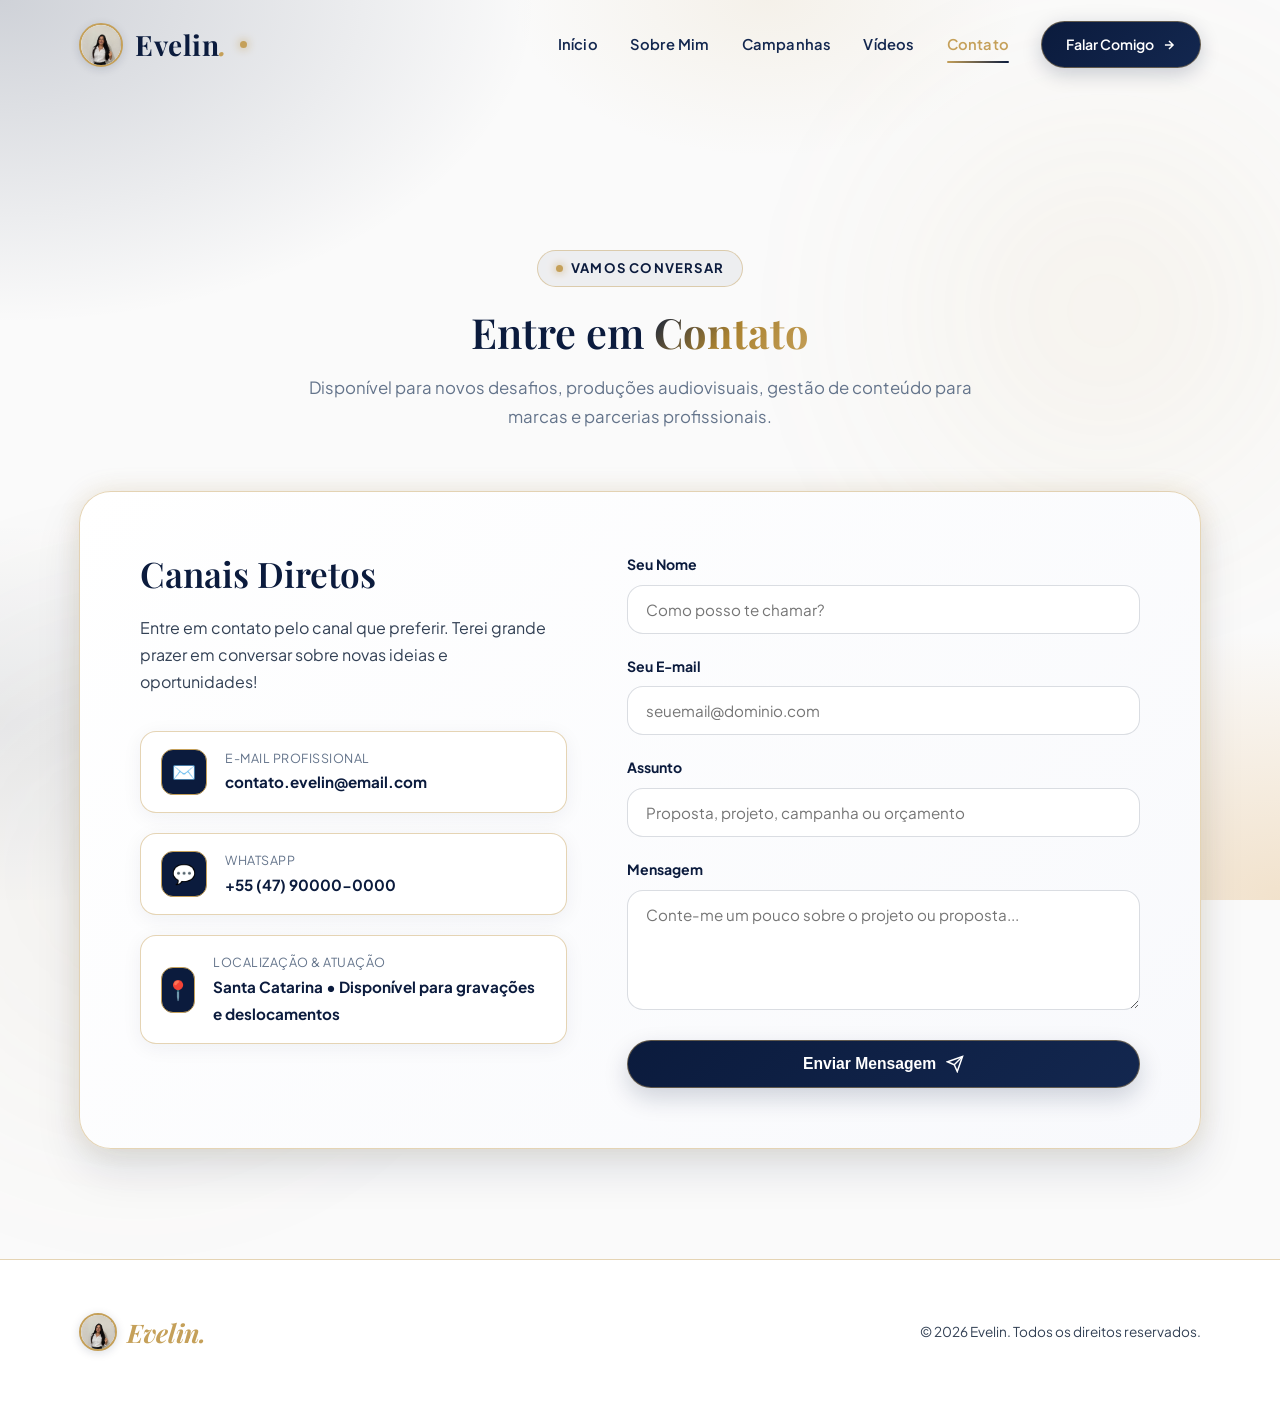
<file: html/html_contato.html>
<!DOCTYPE html>
<html lang="pt-BR">
<head>
  <meta charset="UTF-8">
  <meta name="viewport" content="width=device-width, initial-scale=1.0">
  <meta name="description" content="Contato - Fale com Evelin para propostas, campanhas de marketing, audiovisual e parcerias.">
  <title>Contato | Evelin Portfólio</title>
  
  <link rel="stylesheet" href="../css/css_inicio.css">
  <link rel="icon" href="../img/fotominha_atualizada.png">
</head>
<body>

  <div class="ambient-glow ambient-glow-1"></div>
  <div class="ambient-glow ambient-glow-2"></div>

  <!-- HEADER -->
  <header class="header">
    <div class="container navbar">
      <a href="html_inicio.html" class="logo">
        <div class="logo-img-wrapper">
          <img src="../img/fotominha_atualizada.png" alt="Foto de Evelin" onerror="this.style.display='none'">
        </div>
        <span class="logo-text">Evelin<span class="logo-accent">.</span></span>
        <span class="logo-dot"></span>
      </a>

      <nav class="nav-menu">
        <a href="html_inicio.html" class="nav-link">Início</a>
        <a href="html_sobre.html" class="nav-link">Sobre Mim</a>
        <a href="html_projetos.html" class="nav-link">Campanhas</a>
        <a href="html_projetos.html#videos" class="nav-link">Vídeos</a>
        <a href="html_contato.html" class="nav-link active">Contato</a>
        <a href="html_contato.html" class="nav-btn-contact">
          <span>Falar Comigo</span>
          <svg width="14" height="14" viewBox="0 0 24 24" fill="none" stroke="currentColor" stroke-width="2.5"><path d="M5 12h14M12 5l7 7-7 7"/></svg>
        </a>
      </nav>

      <button class="mobile-toggle" aria-label="Abrir Menu">
        <span></span>
        <span></span>
        <span></span>
      </button>
    </div>
  </header>

  <main style="padding-top: 140px;">
    <section class="section">
      <div class="container">
        <div class="section-header fade-in-scroll">
          <div class="badge-tag">
            <span class="dot"></span>
            <span>Vamos Conversar</span>
          </div>
          <h1 class="section-title">Entre em <span class="text-highlight">Contato</span></h1>
          <p class="section-subtitle">
            Disponível para novos desafios, produções audiovisuais, gestão de conteúdo para marcas e parcerias profissionais.
          </p>
        </div>

        <div class="contact-box fade-in-scroll">
          <div class="contact-grid">
            <!-- Informações -->
            <div>
              <h2 class="contact-info-title">Canais Diretos</h2>
              <p class="contact-info-desc">
                Entre em contato pelo canal que preferir. Terei grande prazer em conversar sobre novas ideias e oportunidades!
              </p>

              <div class="contact-cards-list">
                <div class="contact-card-item">
                  <div class="contact-item-icon">✉️</div>
                  <div>
                    <div class="contact-item-label">E-mail Profissional</div>
                    <div class="contact-item-value">contato.evelin@email.com</div>
                  </div>
                </div>

                <div class="contact-card-item">
                  <div class="contact-item-icon">💬</div>
                  <div>
                    <div class="contact-item-label">WhatsApp</div>
                    <div class="contact-item-value">+55 (47) 90000-0000</div>
                  </div>
                </div>

                <div class="contact-card-item">
                  <div class="contact-item-icon">📍</div>
                  <div>
                    <div class="contact-item-label">Localização & Atuação</div>
                    <div class="contact-item-value">Santa Catarina • Disponível para gravações e deslocamentos</div>
                  </div>
                </div>
              </div>
            </div>

            <!-- Formulário -->
            <div>
              <form class="contact-form">
                <div class="form-group">
                  <label for="c-name">Seu Nome</label>
                  <input type="text" id="c-name" class="form-control" placeholder="Como posso te chamar?" required>
                </div>

                <div class="form-group">
                  <label for="c-email">Seu E-mail</label>
                  <input type="email" id="c-email" class="form-control" placeholder="seuemail@dominio.com" required>
                </div>

                <div class="form-group">
                  <label for="c-subject">Assunto</label>
                  <input type="text" id="c-subject" class="form-control" placeholder="Proposta, projeto, campanha ou orçamento" required>
                </div>

                <div class="form-group">
                  <label for="c-message">Mensagem</label>
                  <textarea id="c-message" class="form-control" placeholder="Conte-me um pouco sobre o projeto ou proposta..." required></textarea>
                </div>

                <button type="submit" class="btn btn-primary" style="width: 100%; margin-top: 10px;">
                  <span>Enviar Mensagem</span>
                  <svg width="18" height="18" viewBox="0 0 24 24" fill="none" stroke="currentColor" stroke-width="2"><line x1="22" y1="2" x2="11" y2="13"></line><polygon points="22 2 15 22 11 13 2 9 22 2"></polygon></svg>
                </button>
              </form>
            </div>
          </div>
        </div>
      </div>
    </section>
  </main>

  <footer class="footer">
    <div class="container">
      <div class="footer-content">
        <div class="footer-logo">
          <div class="logo-img-wrapper" style="width: 38px; height: 38px;">
            <img src="../img/fotominha_atualizada.png" alt="Evelin">
          </div>
          <span>Evelin<span style="color: var(--primary-gold);">.</span></span>
        </div>
        <div class="footer-bottom" style="border: none; padding: 0;">
          <p>&copy; 2026 Evelin. Todos os direitos reservados.</p>
        </div>
      </div>
    </div>
  </footer>

  <button class="back-to-top" aria-label="Voltar ao Topo">
    <svg width="20" height="20" viewBox="0 0 24 24" fill="none" stroke="currentColor" stroke-width="2.5"><path d="M18 15l-6-6-6 6"/></svg>
  </button>

  <script src="../js/js_inicio.js"></script>
</body>
</html>
</file>
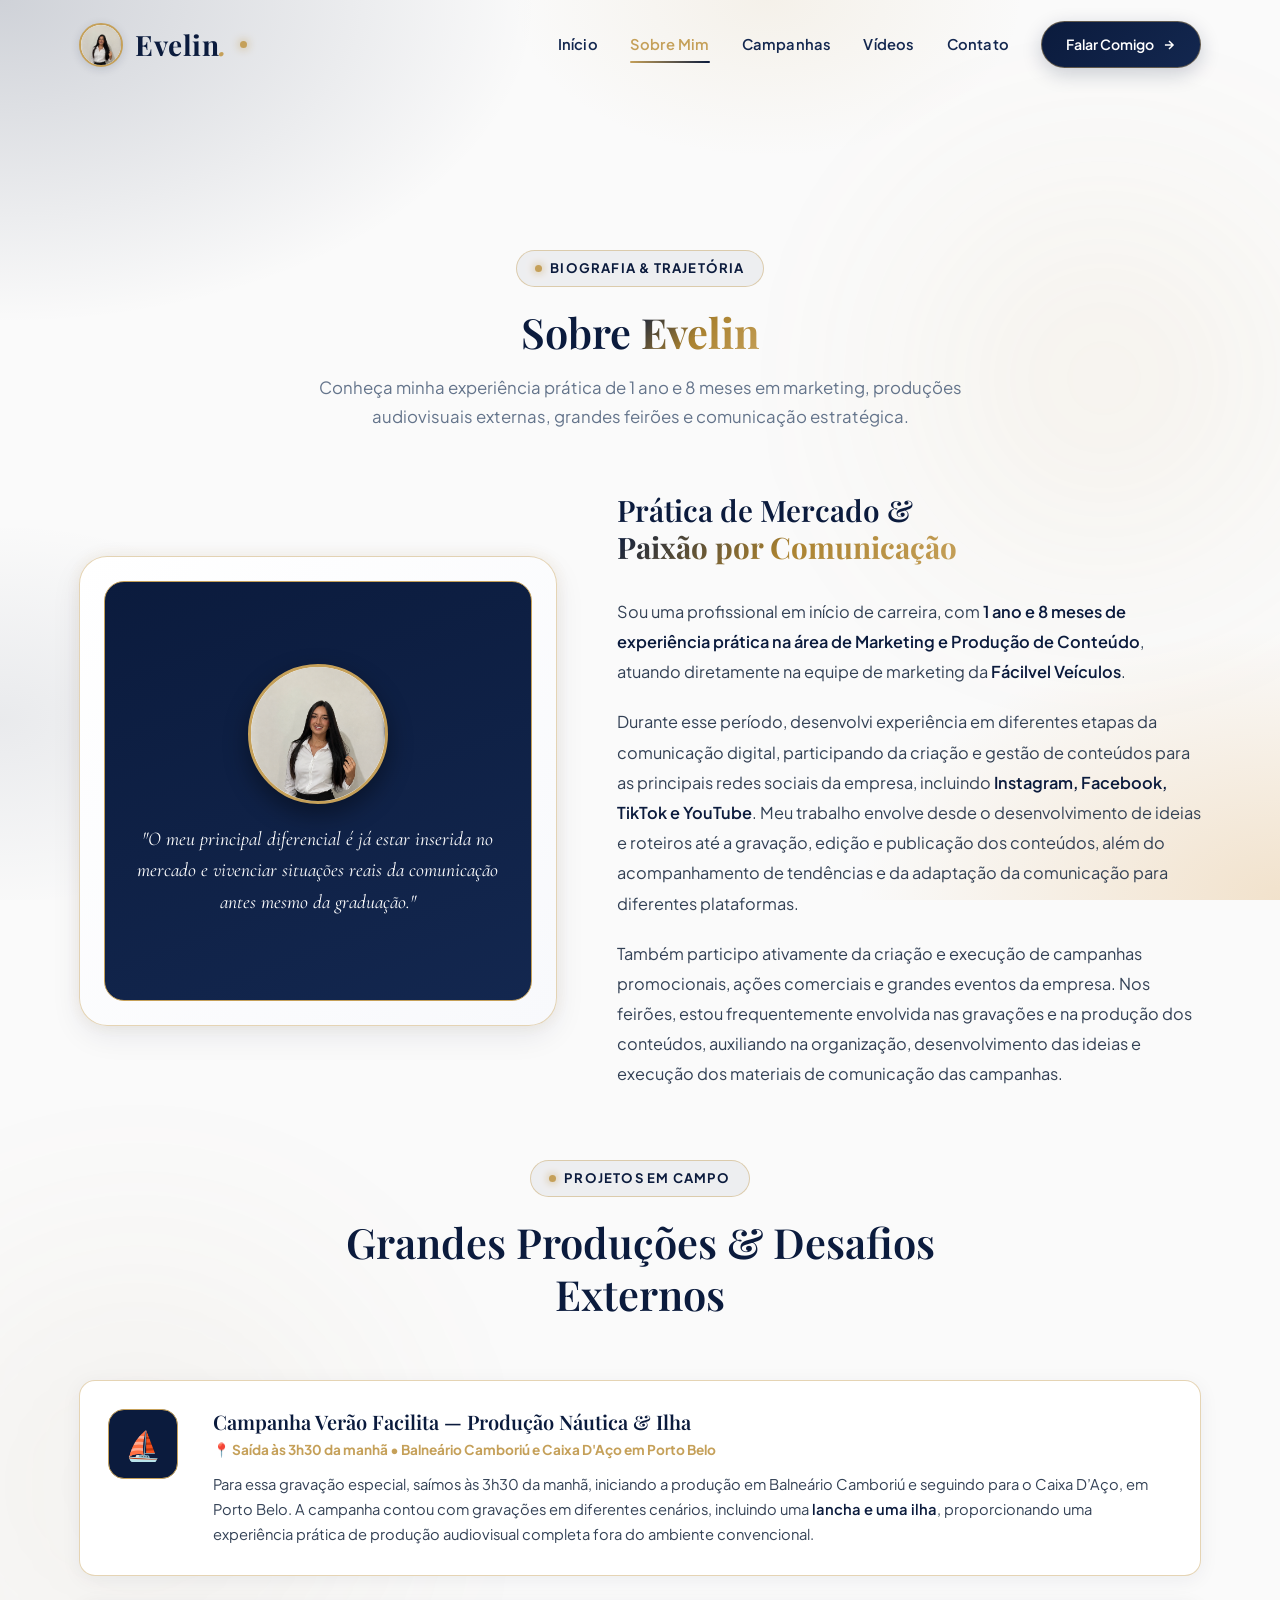
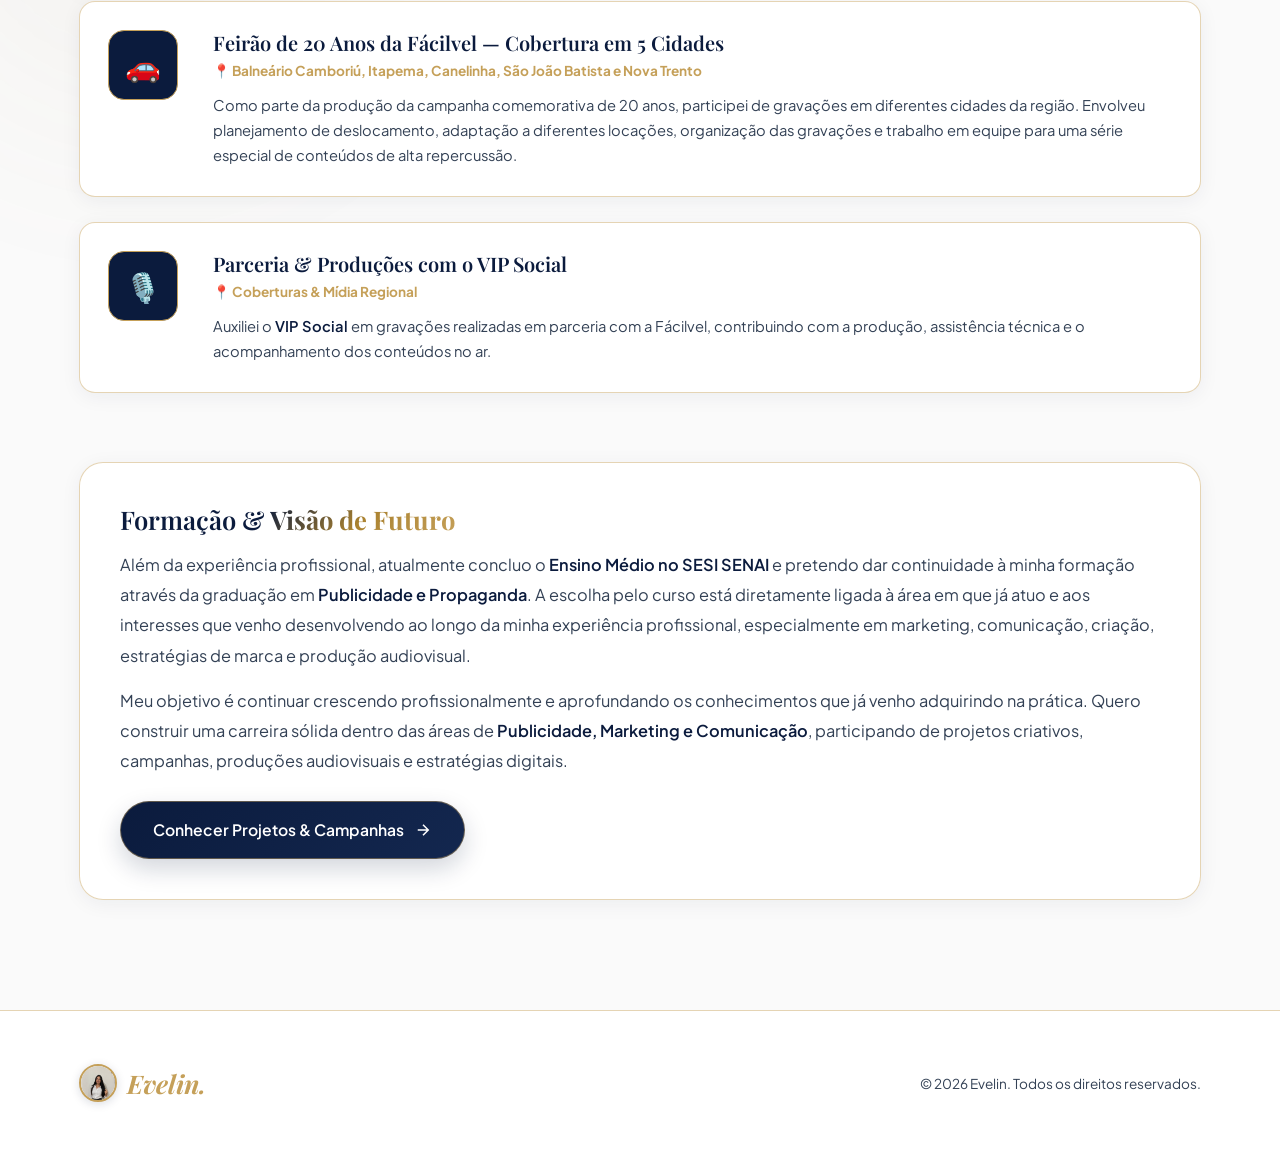
<file: html/html_sobre.html>
<!DOCTYPE html>
<html lang="pt-BR">
<head>
  <meta charset="UTF-8">
  <meta name="viewport" content="width=device-width, initial-scale=1.0">
  <meta name="description" content="Sobre Evelin - Trajetória profissional, vivência prática no marketing da Fácilvel Veículos, produções externas e formação.">
  <title>Sobre Mim | Evelin Portfólio</title>
  
  <link rel="stylesheet" href="../css/css_inicio.css">
  <link rel="icon" href="../img/fotominha_atualizada.png">
</head>
<body>

  <div class="ambient-glow ambient-glow-1"></div>
  <div class="ambient-glow ambient-glow-2"></div>

  <!-- HEADER -->
  <header class="header">
    <div class="container navbar">
      <a href="html_inicio.html" class="logo">
        <div class="logo-img-wrapper">
          <img src="../img/fotominha_atualizada.png" alt="Foto de Evelin" onerror="this.style.display='none'">
        </div>
        <span class="logo-text">Evelin<span class="logo-accent">.</span></span>
        <span class="logo-dot"></span>
      </a>

      <nav class="nav-menu">
        <a href="html_inicio.html" class="nav-link">Início</a>
        <a href="html_sobre.html" class="nav-link active">Sobre Mim</a>
        <a href="html_projetos.html" class="nav-link">Campanhas</a>
        <a href="html_projetos.html#videos" class="nav-link">Vídeos</a>
        <a href="html_contato.html" class="nav-link">Contato</a>
        <a href="html_contato.html" class="nav-btn-contact">
          <span>Falar Comigo</span>
          <svg width="14" height="14" viewBox="0 0 24 24" fill="none" stroke="currentColor" stroke-width="2.5"><path d="M5 12h14M12 5l7 7-7 7"/></svg>
        </a>
      </nav>

      <button class="mobile-toggle" aria-label="Abrir Menu">
        <span></span>
        <span></span>
        <span></span>
      </button>
    </div>
  </header>

  <main style="padding-top: 140px;">
    <section class="section">
      <div class="container">
        <div class="section-header fade-in-scroll">
          <div class="badge-tag">
            <span class="dot"></span>
            <span>Biografia & Trajetória</span>
          </div>
          <h1 class="section-title">Sobre <span class="text-highlight">Evelin</span></h1>
          <p class="section-subtitle">
            Conheça minha experiência prática de 1 ano e 8 meses em marketing, produções audiovisuais externas, grandes feirões e comunicação estratégica.
          </p>
        </div>

        <div class="about-grid">
          <div class="about-card-portrait fade-in-scroll reveal-left">
            <div class="about-portrait-box">
              <div class="about-portrait-img">
                <img src="../img/fotominha_atualizada.png" alt="Evelin">
              </div>
              <p class="about-quote">
                "O meu principal diferencial é já estar inserida no mercado e vivenciar situações reais da comunicação antes mesmo da graduação."
              </p>
            </div>
          </div>

          <div class="about-text-content fade-in-scroll reveal-right">
            <h2 style="font-size: 1.85rem; margin-bottom: 12px;">
              Prática de Mercado & <span class="text-highlight">Paixão por Comunicação</span>
            </h2>
            <p class="about-bio">
              Sou uma profissional em início de carreira, com <strong>1 ano e 8 meses de experiência prática na área de Marketing e Produção de Conteúdo</strong>, atuando diretamente na equipe de marketing da <strong>Fácilvel Veículos</strong>.
            </p>
            <p class="about-bio">
              Durante esse período, desenvolvi experiência em diferentes etapas da comunicação digital, participando da criação e gestão de conteúdos para as principais redes sociais da empresa, incluindo <strong>Instagram, Facebook, TikTok e YouTube</strong>. Meu trabalho envolve desde o desenvolvimento de ideias e roteiros até a gravação, edição e publicação dos conteúdos, além do acompanhamento de tendências e da adaptação da comunicação para diferentes plataformas.
            </p>
            <p class="about-bio">
              Também participo ativamente da criação e execução de campanhas promocionais, ações comerciais e grandes eventos da empresa. Nos feirões, estou frequentemente envolvida nas gravações e na produção dos conteúdos, auxiliando na organização, desenvolvimento das ideias e execução dos materiais de comunicação das campanhas.
            </p>
          </div>
        </div>

        <!-- Produções Externas em Detalhe -->
        <div style="margin-top: 70px;">
          <div class="section-header fade-in-scroll">
            <div class="badge-tag">
              <span class="dot"></span>
              <span>Projetos em Campo</span>
            </div>
            <h2 class="section-title">Grandes Produções & Desafios Externos</h2>
          </div>

          <div class="experience-timeline">
            <!-- Verão Facilita -->
            <div class="timeline-item fade-in-scroll">
              <div class="timeline-icon-box">⛵</div>
              <div class="timeline-content">
                <h4>Campanha Verão Facilita — Produção Náutica & Ilha</h4>
                <div class="timeline-location">📍 Saída às 3h30 da manhã • Balneário Camboriú e Caixa D'Aço em Porto Belo</div>
                <p class="timeline-desc">
                  Para essa gravação especial, saímos às 3h30 da manhã, iniciando a produção em Balneário Camboriú e seguindo para o Caixa D’Aço, em Porto Belo. A campanha contou com gravações em diferentes cenários, incluindo uma <strong>lancha e uma ilha</strong>, proporcionando uma experiência prática de produção audiovisual completa fora do ambiente convencional.
                </p>
              </div>
            </div>

            <!-- Feirão 20 Anos -->
            <div class="timeline-item fade-in-scroll">
              <div class="timeline-icon-box">🚗</div>
              <div class="timeline-content">
                <h4>Feirão de 20 Anos da Fácilvel — Cobertura em 5 Cidades</h4>
                <div class="timeline-location">📍 Balneário Camboriú, Itapema, Canelinha, São João Batista e Nova Trento</div>
                <p class="timeline-desc">
                  Como parte da produção da campanha comemorativa de 20 anos, participei de gravações em diferentes cidades da região. Envolveu planejamento de deslocamento, adaptação a diferentes locações, organização das gravações e trabalho em equipe para uma série especial de conteúdos de alta repercussão.
                </p>
              </div>
            </div>

            <!-- VIP Social -->
            <div class="timeline-item fade-in-scroll">
              <div class="timeline-icon-box">🎙️</div>
              <div class="timeline-content">
                <h4>Parceria & Produções com o VIP Social</h4>
                <div class="timeline-location">📍 Coberturas & Mídia Regional</div>
                <p class="timeline-desc">
                  Auxiliei o <strong>VIP Social</strong> em gravações realizadas em parceria com a Fácilvel, contribuindo com a produção, assistência técnica e o acompanhamento dos conteúdos no ar.
                </p>
              </div>
            </div>
          </div>
        </div>

        <!-- Formação e Objetivos -->
        <div style="margin-top: 70px;" class="fade-in-scroll">
          <div class="glass-card" style="padding: 40px;">
            <h3 style="font-size: 1.6rem; margin-bottom: 15px; color: var(--navy-dark);">
              Formação & <span class="text-highlight">Visão de Futuro</span>
            </h3>
            <p class="about-bio" style="margin-bottom: 15px;">
              Além da experiência profissional, atualmente concluo o <strong>Ensino Médio no SESI SENAI</strong> e pretendo dar continuidade à minha formação através da graduação em <strong>Publicidade e Propaganda</strong>. A escolha pelo curso está diretamente ligada à área em que já atuo e aos interesses que venho desenvolvendo ao longo da minha experiência profissional, especialmente em marketing, comunicação, criação, estratégias de marca e produção audiovisual.
            </p>
            <p class="about-bio">
              Meu objetivo é continuar crescendo profissionalmente e aprofundando os conhecimentos que já venho adquirindo na prática. Quero construir uma carreira sólida dentro das áreas de <strong>Publicidade, Marketing e Comunicação</strong>, participando de projetos criativos, campanhas, produções audiovisuais e estratégias digitais.
            </p>

            <div style="margin-top: 25px;">
              <a href="html_projetos.html" class="btn btn-primary">
                <span>Conhecer Projetos & Campanhas</span>
                <svg width="18" height="18" viewBox="0 0 24 24" fill="none" stroke="currentColor" stroke-width="2"><path d="M5 12h14M12 5l7 7-7 7"/></svg>
              </a>
            </div>
          </div>
        </div>
      </div>
    </section>
  </main>

  <footer class="footer">
    <div class="container">
      <div class="footer-content">
        <div class="footer-logo">
          <div class="logo-img-wrapper" style="width: 38px; height: 38px;">
            <img src="../img/fotominha_atualizada.png" alt="Evelin">
          </div>
          <span>Evelin<span style="color: var(--primary-gold);">.</span></span>
        </div>
        <div class="footer-bottom" style="border: none; padding: 0;">
          <p>&copy; 2026 Evelin. Todos os direitos reservados.</p>
        </div>
      </div>
    </div>
  </footer>

  <button class="back-to-top" aria-label="Voltar ao Topo">
    <svg width="20" height="20" viewBox="0 0 24 24" fill="none" stroke="currentColor" stroke-width="2.5"><path d="M18 15l-6-6-6 6"/></svg>
  </button>

  <script src="../js/js_inicio.js"></script>
</body>
</html>
</file>
<file: css/css_inicio.css>
/* ==========================================================================
   PORTFÓLIO EVELIN - DESIGN SYSTEM & ESTILOS GERAIS
   Paleta: Branco, Dourado Nobre e Detalhes em Azul Escuro Real
   Estilo: Luxo Contemporâneo, Limpo, Elegante & Editorial
   ========================================================================== */

/* Google Fonts */
@import url('https://fonts.googleapis.com/css2?family=Cormorant+Garamond:ital,wght@0,400;0,600;0,700;1,400&family=Plus+Jakarta+Sans:wght@300;400;500;600;700&family=Playfair+Display:ital,wght@0,500;0,600;0,700;1,400&family=Cinzel:wght@500;600;700&display=swap');

:root {
  /* Paleta Dourada Nobre */
  --primary-gold: #C5A059;
  --primary-gold-hover: #B38E47;
  --light-gold: #F3E5AB;
  --bright-gold: #D4AF37;
  --dark-gold: #96742D;
  --bronze-gold: #AA8230;
  --glow-gold: rgba(197, 160, 89, 0.25);

  /* Azul Escuro Nobre / Royal Navy */
  --navy-dark: #0B1B3D;
  --navy-medium: #13274F;
  --navy-light: #1E3A8A;
  --navy-accent: #2563EB;
  --glow-navy: rgba(11, 27, 61, 0.15);

  /* Fundos e Superfícies Claras (Branco & Marfim Pérola) */
  --bg-main: #FFFFFF;
  --bg-alt: #F8F9FC;
  --bg-card: rgba(255, 255, 255, 0.92);
  --bg-glass: rgba(255, 255, 255, 0.85);
  --border-glass: rgba(197, 160, 89, 0.25);
  --border-light: rgba(11, 27, 61, 0.08);
  --border-gold-accent: rgba(197, 160, 89, 0.45);

  /* Cores de Texto */
  --text-dark: #0B1B3D;
  --text-medium: #334155;
  --text-light: #64748B;
  --text-white: #FFFFFF;
  --text-gold: #96742D;

  /* Tipografia */
  --font-heading: 'Playfair Display', serif;
  --font-serif-accent: 'Cormorant Garamond', serif;
  --font-body: 'Plus Jakarta Sans', sans-serif;
  --font-accent: 'Cinzel', serif;

  /* Sombras e Elevação */
  --shadow-sm: 0 4px 20px rgba(11, 27, 61, 0.06);
  --shadow-md: 0 10px 30px rgba(11, 27, 61, 0.08), 0 0 15px rgba(197, 160, 89, 0.12);
  --shadow-lg: 0 20px 45px rgba(11, 27, 61, 0.12), 0 0 25px rgba(197, 160, 89, 0.18);
  --shadow-glow: 0 0 35px rgba(197, 160, 89, 0.35);

  /* Transições e Bordas */
  --transition-smooth: all 0.4s cubic-bezier(0.16, 1, 0.3, 1);
  --transition-bounce: all 0.5s cubic-bezier(0.34, 1.56, 0.64, 1);
  --radius-sm: 8px;
  --radius-md: 16px;
  --radius-lg: 24px;
  --radius-full: 9999px;
}

/* Reset Global */
*,
*::before,
*::after {
  margin: 0;
  padding: 0;
  box-sizing: border-box;
}

html {
  scroll-behavior: smooth;
  font-size: 16px;
}

body {
  font-family: var(--font-body);
  background-color: #FAFAFA;
  color: var(--text-medium);
  line-height: 1.75;
  overflow-x: hidden;
  position: relative;
  background-image:
    radial-gradient(ellipse 70% 60% at 0% 0%,   rgba(11, 27, 61, 0.18)  0%, transparent 60%),
    radial-gradient(ellipse 55% 50% at 100% 100%, rgba(212, 140, 40, 0.22) 0%, transparent 60%),
    radial-gradient(ellipse 40% 35% at 60% 0%,   rgba(197, 160, 89, 0.10) 0%, transparent 50%),
    radial-gradient(ellipse 45% 40% at 0% 80%,   rgba(11, 27, 61, 0.07)  0%, transparent 55%);
  background-attachment: fixed;
}

/* Ambient Glow de Fundo */
.ambient-glow {
  position: absolute;
  width: 480px;
  height: 480px;
  border-radius: 50%;
  filter: blur(120px);
  pointer-events: none;
  z-index: -1;
  opacity: 0.45;
}

.ambient-glow-1 {
  top: 5%;
  right: -5%;
  background: radial-gradient(circle, rgba(197, 160, 89, 0.35) 0%, rgba(255, 255, 255, 0) 70%);
}

.ambient-glow-2 {
  top: 45%;
  left: -8%;
  background: radial-gradient(circle, rgba(11, 27, 61, 0.12) 0%, rgba(197, 160, 89, 0.15) 60%, transparent 80%);
}

.ambient-glow-3 {
  top: 80%;
  right: 5%;
  background: radial-gradient(circle, rgba(197, 160, 89, 0.25) 0%, transparent 70%);
}

/* Tipografia */
h1,
h2,
h3,
h4,
h5,
h6 {
  font-family: var(--font-heading);
  color: var(--text-dark);
  font-weight: 600;
  line-height: 1.25;
}

p {
  color: var(--text-medium);
  font-weight: 400;
}

strong {
  color: var(--navy-dark);
  font-weight: 600;
}

a {
  text-decoration: none;
  color: inherit;
  transition: var(--transition-smooth);
}

ul {
  list-style: none;
}

img {
  max-width: 100%;
  height: auto;
  display: block;
}

/* Container */
.container {
  width: 90%;
  max-width: 1200px;
  margin: 0 auto;
  padding: 0 15px;
}

/* ==========================================================================
   ANIMAÇÕES DE FADE IN AO DESCER O MOUSE (SCROLL REVEAL)
   ========================================================================== */

.fade-in-scroll {
  opacity: 0;
  transform: translateY(40px);
  transition: opacity 0.85s cubic-bezier(0.2, 0.8, 0.2, 1), transform 0.85s cubic-bezier(0.2, 0.8, 0.2, 1);
  will-change: opacity, transform;
}

.fade-in-scroll.reveal-left {
  transform: translateX(-50px);
}

.fade-in-scroll.reveal-right {
  transform: translateX(50px);
}

.fade-in-scroll.reveal-scale {
  transform: scale(0.92);
}

/* Quando visível */
.fade-in-scroll.is-visible {
  opacity: 1;
  transform: translate(0, 0) scale(1);
}

/* Atrasos escalonados */
.delay-100 {
  transition-delay: 0.1s;
}

.delay-200 {
  transition-delay: 0.2s;
}

.delay-300 {
  transition-delay: 0.3s;
}

.delay-400 {
  transition-delay: 0.4s;
}

.delay-500 {
  transition-delay: 0.5s;
}

/* Efeito de Gradiente Dourado & Azul Escuro */
.text-highlight {
  background: linear-gradient(135deg, #0B1B3D 0%, #AA8230 50%, #C5A059 100%);
  -webkit-background-clip: text;
  -webkit-text-fill-color: transparent;
  display: inline-block;
  position: relative;
  font-weight: 700;
}

.badge-tag {
  display: inline-flex;
  align-items: center;
  gap: 8px;
  padding: 6px 18px;
  background: rgba(11, 27, 61, 0.05);
  border: 1px solid var(--border-gold-accent);
  border-radius: var(--radius-full);
  color: var(--navy-dark);
  font-size: 0.82rem;
  font-weight: 700;
  letter-spacing: 1.2px;
  text-transform: uppercase;
  margin-bottom: 1.2rem;
  backdrop-filter: blur(8px);
}

.badge-tag span.dot {
  width: 7px;
  height: 7px;
  border-radius: 50%;
  background-color: var(--primary-gold);
  display: inline-block;
  box-shadow: 0 0 8px var(--primary-gold);
}

/* ==========================================================================
   HEADER & NAVBAR NAVEGAÇÃO
   ========================================================================== */

.header {
  position: fixed;
  top: 0;
  left: 0;
  width: 100%;
  z-index: 1000;
  padding: 20px 0;
  transition: var(--transition-smooth);
}

.header.scrolled {
  background: rgba(255, 255, 255, 0.94);
  backdrop-filter: blur(16px);
  -webkit-backdrop-filter: blur(16px);
  padding: 12px 0;
  box-shadow: 0 4px 20px rgba(11, 27, 61, 0.08);
  border-bottom: 1px solid rgba(197, 160, 89, 0.25);
}

.navbar {
  display: flex;
  justify-content: space-between;
  align-items: center;
}

.logo {
  display: flex;
  align-items: center;
  gap: 12px;
  font-family: var(--font-heading);
  font-size: 1.75rem;
  font-weight: 700;
  color: var(--navy-dark);
  letter-spacing: 0.5px;
}

/* Foto Miniatura na Logo */
.logo-img-wrapper {
  width: 44px;
  height: 44px;
  border-radius: 50%;
  overflow: hidden;
  border: 2px solid var(--primary-gold);
  box-shadow: 0 2px 10px rgba(11, 27, 61, 0.15);
  display: inline-block;
  vertical-align: middle;
  transition: var(--transition-smooth);
  background: #FFFFFF;
}

.logo-img-wrapper img {
  width: 100%;
  height: 100%;
  object-fit: cover;
  object-position: center;
}

.logo:hover .logo-img-wrapper {
  transform: scale(1.08) rotate(3deg);
  border-color: var(--bright-gold);
  box-shadow: 0 4px 15px rgba(197, 160, 89, 0.4);
}

.logo span.logo-text {
  color: var(--navy-dark);
}

.logo span.logo-accent {
  color: var(--primary-gold);
  font-style: italic;
}

.logo-dot {
  width: 7px;
  height: 7px;
  background-color: var(--primary-gold);
  border-radius: 50%;
  display: inline-block;
  box-shadow: 0 0 10px var(--primary-gold);
}

.nav-menu {
  display: flex;
  align-items: center;
  gap: 32px;
}

.nav-link {
  font-size: 0.92rem;
  font-weight: 600;
  color: var(--navy-medium);
  position: relative;
  padding: 6px 0;
  letter-spacing: 0.2px;
}

.nav-link::after {
  content: '';
  position: absolute;
  bottom: 0;
  left: 0;
  width: 0;
  height: 2.5px;
  background: linear-gradient(to right, var(--primary-gold), var(--navy-dark));
  border-radius: 2px;
  transition: width 0.3s ease;
}

.nav-link:hover,
.nav-link.active {
  color: var(--primary-gold);
}

.nav-link:hover::after,
.nav-link.active::after {
  width: 100%;
}

.nav-btn-contact {
  padding: 10px 24px;
  background: linear-gradient(135deg, var(--navy-dark) 0%, var(--navy-medium) 100%);
  color: #FFFFFF;
  border-radius: var(--radius-full);
  font-weight: 600;
  font-size: 0.88rem;
  box-shadow: 0 6px 20px rgba(11, 27, 61, 0.2);
  display: inline-flex;
  align-items: center;
  gap: 8px;
  border: 1px solid var(--border-gold-accent);
  transition: var(--transition-smooth);
}

.nav-btn-contact:hover {
  transform: translateY(-2px);
  background: linear-gradient(135deg, var(--primary-gold) 0%, var(--dark-gold) 100%);
  box-shadow: 0 10px 25px rgba(197, 160, 89, 0.35);
  color: #FFFFFF;
  border-color: var(--primary-gold);
}

/* Mobile Toggle */
.mobile-toggle {
  display: none;
  flex-direction: column;
  gap: 6px;
  cursor: pointer;
  background: transparent;
  border: none;
  padding: 6px;
  z-index: 1001;
}

.mobile-toggle span {
  display: block;
  width: 26px;
  height: 2.5px;
  background-color: var(--navy-dark);
  border-radius: 2px;
  transition: var(--transition-smooth);
}

.mobile-toggle.active span:nth-child(1) {
  transform: translateY(8.5px) rotate(45deg);
}

.mobile-toggle.active span:nth-child(2) {
  opacity: 0;
}

.mobile-toggle.active span:nth-child(3) {
  transform: translateY(-8.5px) rotate(-45deg);
}

/* ==========================================================================
   BOTÕES E COMPONENTES
   ========================================================================== */

.btn {
  display: inline-flex;
  align-items: center;
  justify-content: center;
  gap: 10px;
  padding: 14px 32px;
  font-size: 0.98rem;
  font-weight: 600;
  border-radius: var(--radius-full);
  cursor: pointer;
  transition: var(--transition-smooth);
  border: none;
  outline: none;
}

.btn-primary {
  background: linear-gradient(135deg, var(--navy-dark) 0%, var(--navy-medium) 100%);
  color: #FFFFFF;
  border: 1px solid var(--border-gold-accent);
  box-shadow: 0 10px 25px rgba(11, 27, 61, 0.18);
}

.btn-primary:hover {
  transform: translateY(-3px);
  background: linear-gradient(135deg, var(--primary-gold) 0%, var(--bronze-gold) 100%);
  box-shadow: 0 15px 35px rgba(197, 160, 89, 0.35);
  color: #FFFFFF;
}

.btn-secondary {
  background: rgba(255, 255, 255, 0.9);
  color: var(--navy-dark);
  border: 1.5px solid var(--border-gold-accent);
  box-shadow: var(--shadow-sm);
  backdrop-filter: blur(8px);
}

.btn-secondary:hover {
  background: var(--bg-alt);
  border-color: var(--navy-dark);
  transform: translateY(-3px);
  box-shadow: var(--shadow-md);
  color: var(--navy-dark);
}

/* Glass Card */
.glass-card {
  background: var(--bg-card);
  backdrop-filter: blur(16px);
  -webkit-backdrop-filter: blur(16px);
  border: 1px solid var(--border-gold-accent);
  border-radius: var(--radius-lg);
  box-shadow: var(--shadow-sm);
  transition: var(--transition-smooth);
}

.glass-card:hover {
  border-color: var(--primary-gold);
  box-shadow: var(--shadow-md);
}

/* Section Common Styling */
.section {
  padding: 110px 0;
  position: relative;
}

.section-header {
  text-align: center;
  max-width: 720px;
  margin: 0 auto 60px auto;
}

.section-title {
  font-size: 2.6rem;
  margin-bottom: 16px;
  color: var(--navy-dark);
  position: relative;
}

.section-subtitle {
  font-size: 1.05rem;
  color: var(--text-light);
  line-height: 1.7;
}

/* ==========================================================================
   HERO SECTION
   ========================================================================== */

.hero {
  min-height: 100vh;
  display: flex;
  align-items: center;
  padding-top: 130px;
  padding-bottom: 60px;
  position: relative;
}

.hero-grid {
  display: grid;
  grid-template-columns: 1.15fr 0.85fr;
  gap: 50px;
  align-items: center;
}

.hero-content {
  display: flex;
  flex-direction: column;
  align-items: flex-start;
}

.hero-greeting {
  font-family: var(--font-serif-accent);
  font-size: 1.45rem;
  font-style: italic;
  color: var(--primary-gold);
  font-weight: 600;
  margin-bottom: 8px;
}

.hero-title {
  font-size: 3.6rem;
  font-weight: 700;
  line-height: 1.18;
  margin-bottom: 20px;
  color: var(--navy-dark);
}

.hero-description {
  font-size: 1.1rem;
  color: var(--text-medium);
  margin-bottom: 35px;
  max-width: 540px;
  line-height: 1.8;
}

.hero-actions {
  display: flex;
  gap: 18px;
  margin-bottom: 45px;
  flex-wrap: wrap;
}

.hero-stats {
  display: flex;
  justify-content: center;
  gap: 35px;
  padding-top: 30px;
  border-top: 1px solid var(--border-light);
  width: 100%;
}

.stat-item {
  display: flex;
  flex-direction: column;
}

.stat-number {
  font-family: var(--font-heading);
  font-size: 2.1rem;
  font-weight: 700;
  color: var(--navy-dark);
  line-height: 1;
  margin-bottom: 6px;
}

.stat-label {
  font-size: 0.82rem;
  color: var(--text-light);
  font-weight: 600;
}

.hero-visual {
  position: relative;
  display: flex;
  justify-content: center;
  align-items: center;
}

.hero-visual img {
  width: 260px;        /* ajuste o tamanho do círculo */
  height: 260px;        /* mantenha igual à width para ficar redondo */
  aspect-ratio: 1 / 1;   /* garante proporção quadrada mesmo se width/height variarem */
  object-fit: cover;     /* corta a imagem mantendo proporção, sem distorcer */
  object-position: center top; /* ajusta o foco do recorte (ex: mostrar mais o rosto) */
  border-radius: 50%;    /* deixa redondo */
  border: 3px solid #C9A24B; /* a borda dourada que aparece no seu design */
}

.hero-card-frame {
  position: relative;
  width: 100%;
  max-width: 400px;
  aspect-ratio: 4/5;
  border-radius: 32px;
  padding: 16px;
  background: linear-gradient(145deg, rgba(255, 255, 255, 0.95), rgba(248, 249, 252, 0.8));
  border: 1.5px solid var(--border-gold-accent);
  box-shadow: var(--shadow-lg);
  backdrop-filter: blur(20px);
}

.hero-card-inner {
  width: 100%;
  height: 100%;
  border-radius: 22px;
  background: linear-gradient(160deg, #FFFFFF 0%, #F8F9FC 100%);
  display: flex;
  flex-direction: column;
  align-items: center;
  justify-content: center;
  position: relative;
  overflow: hidden;
  border: 1px solid rgba(197, 160, 89, 0.2);
  text-align: center;
  padding: 25px 20px;
}

.hero-avatar-photo {
  width: 190px;
  height: 190px;
  border-radius: 50%;
  overflow: hidden;
  box-shadow: 0 14px 30px rgba(11, 27, 61, 0.18);
  border: 4px solid var(--primary-gold);
  margin-bottom: 20px;
  position: relative;
  background: #FFFFFF;
  transition: var(--transition-smooth);
}

.hero-avatar-photo img {
  width: 100%;
  height: 100%;
  object-fit: cover;
  object-position: center;
  transition: transform 0.4s ease;
}

.hero-avatar-photo:hover {
  transform: scale(1.03);
  box-shadow: 0 20px 40px rgba(197, 160, 89, 0.35);
  border-color: var(--bright-gold);
}

.hero-avatar-photo:hover img {
  transform: scale(1.1);
}

.hero-name-tag {
  font-family: var(--font-heading);
  font-size: 1.65rem;
  font-weight: 700;
  color: var(--navy-dark);
  margin-bottom: 4px;
}

.hero-role-tag {
  font-size: 0.82rem;
  letter-spacing: 1.5px;
  text-transform: uppercase;
  color: var(--primary-gold);
  font-weight: 700;
}

/* Floating Badges */
.floating-badge {
  position: absolute;
  padding: 12px 20px;
  background: rgba(255, 255, 255, 0.98);
  border-radius: 20px;
  box-shadow: var(--shadow-md);
  border: 1px solid var(--border-gold-accent);
  display: flex;
  align-items: center;
  gap: 12px;
  backdrop-filter: blur(12px);
  animation: float 4s ease-in-out infinite alternate;
  z-index: 2;
}

.floating-badge-1 {
  top: 6%;
  left: -20px;
  animation-delay: 0s;
}

.floating-badge-2 {
  bottom: 8%;
  right: -20px;
  animation-delay: 2s;
}

.badge-icon {
  width: 40px;
  height: 40px;
  border-radius: 12px;
  background: var(--navy-dark);
  color: var(--light-gold);
  display: flex;
  align-items: center;
  justify-content: center;
  font-size: 1.15rem;
  border: 1px solid var(--primary-gold);
}

.badge-text-title {
  font-size: 0.85rem;
  font-weight: 700;
  color: var(--navy-dark);
}

.badge-text-sub {
  font-size: 0.75rem;
  color: var(--text-light);
}

@keyframes float {
  0% {
    transform: translateY(0px);
  }

  100% {
    transform: translateY(-12px);
  }
}

/* ==========================================================================
   SEÇÃO SOBRE MIM
   ========================================================================== */

.about-grid {
  display: grid;
  grid-template-columns: 0.9fr 1.1fr;
  gap: 60px;
  align-items: center;
}

.about-card-portrait {
  background: linear-gradient(135deg, #FFFFFF, var(--bg-alt));
  border: 1.5px solid var(--border-gold-accent);
  border-radius: 28px;
  padding: 24px;
  box-shadow: var(--shadow-md);
  position: relative;
}

.about-portrait-box {
  width: 100%;
  height: 420px;
  border-radius: 20px;
  background: linear-gradient(160deg, #0B1B3D 0%, #13274F 100%);
  border: 1px solid var(--primary-gold);
  display: flex;
  flex-direction: column;
  align-items: center;
  justify-content: center;
  padding: 30px 25px;
  text-align: center;
  position: relative;
  overflow: hidden;
}

.about-portrait-img {
  width: 140px;
  height: 140px;
  border-radius: 50%;
  overflow: hidden;
  border: 3px solid var(--primary-gold);
  box-shadow: 0 10px 25px rgba(0, 0, 0, 0.4);
  margin-bottom: 20px;
  flex-shrink: 0;
  background: #FFFFFF;
}

.about-portrait-img img {
  width: 100%;
  height: 100%;
  object-fit: cover;
  object-position: center;
}

.about-quote {
  font-family: var(--font-serif-accent);
  font-size: 1.22rem;
  font-style: italic;
  color: #FFFFFF;
  line-height: 1.6;
}

.about-text-content {
  display: flex;
  flex-direction: column;
  gap: 20px;
}

.about-bio {
  font-size: 1.02rem;
  color: var(--text-medium);
  line-height: 1.85;
}

.pillars-grid {
  display: grid;
  grid-template-columns: repeat(2, 1fr);
  gap: 20px;
  margin-top: 15px;
}

.pillar-item {
  padding: 22px;
  background: #FFFFFF;
  border: 1px solid var(--border-gold-accent);
  border-radius: var(--radius-md);
  transition: var(--transition-smooth);
  box-shadow: var(--shadow-sm);
}

.pillar-item:hover {
  transform: translateY(-4px);
  border-color: var(--navy-dark);
  box-shadow: 0 10px 25px rgba(11, 27, 61, 0.12);
}

.pillar-item span.icon {
  font-size: 1.4rem;
  color: var(--navy-dark);
  margin-bottom: 10px;
  display: inline-block;
}

.pillar-item h4 {
  font-size: 1.05rem;
  color: var(--navy-dark);
  margin-bottom: 6px;
}

.pillar-item p {
  font-size: 0.85rem;
  color: var(--text-light);
}

/* Timeline e Experiências em Destaque */
.experience-timeline {
  display: flex;
  flex-direction: column;
  gap: 25px;
  margin-top: 40px;
}

.timeline-item {
  display: grid;
  grid-template-columns: 80px 1fr;
  gap: 25px;
  background: #FFFFFF;
  border: 1px solid var(--border-gold-accent);
  border-radius: var(--radius-md);
  padding: 28px;
  transition: var(--transition-smooth);
  box-shadow: var(--shadow-sm);
}

.timeline-item:hover {
  border-color: var(--navy-dark);
  transform: translateX(6px);
  box-shadow: var(--shadow-md);
}

.timeline-icon-box {
  width: 70px;
  height: 70px;
  border-radius: 16px;
  background: var(--navy-dark);
  border: 1.5px solid var(--primary-gold);
  display: flex;
  align-items: center;
  justify-content: center;
  font-size: 1.8rem;
  color: var(--light-gold);
}

.timeline-content h4 {
  font-size: 1.25rem;
  color: var(--navy-dark);
  margin-bottom: 4px;
}

.timeline-location {
  font-size: 0.85rem;
  color: var(--primary-gold);
  font-weight: 700;
  margin-bottom: 10px;
}

.timeline-desc {
  font-size: 0.92rem;
  color: var(--text-medium);
  line-height: 1.7;
}

/* ==========================================================================
   SEÇÃO HABILIDADES / SERVIÇOS
   ========================================================================== */

.skills-grid {
  display: grid;
  grid-template-columns: repeat(auto-fit, minmax(260px, 1fr));
  gap: 25px;
}

.skill-card {
  background: #FFFFFF;
  border: 1px solid var(--border-gold-accent);
  border-radius: var(--radius-lg);
  padding: 35px 25px;
  text-align: center;
  transition: var(--transition-bounce);
  position: relative;
  overflow: hidden;
  box-shadow: var(--shadow-sm);
}

.skill-card::before {
  content: '';
  position: absolute;
  top: 0;
  left: 0;
  width: 100%;
  height: 4px;
  background: linear-gradient(to right, var(--navy-dark), var(--primary-gold));
  transform: scaleX(0);
  transition: transform 0.4s ease;
}

.skill-card:hover {
  transform: translateY(-8px);
  box-shadow: var(--shadow-lg);
  border-color: var(--navy-dark);
}

.skill-card:hover::before {
  transform: scaleX(1);
}

.skill-icon-wrapper {
  width: 70px;
  height: 70px;
  border-radius: 20px;
  background: var(--bg-alt);
  border: 1.5px solid var(--border-gold-accent);
  display: flex;
  align-items: center;
  justify-content: center;
  margin: 0 auto 20px auto;
  font-size: 1.8rem;
  color: var(--navy-dark);
  box-shadow: 0 8px 20px rgba(11, 27, 61, 0.08);
  transition: var(--transition-smooth);
}

.skill-card:hover .skill-icon-wrapper {
  transform: scale(1.1) rotate(5deg);
  background: var(--navy-dark);
  color: var(--light-gold);
  border-color: var(--primary-gold);
}

.skill-title {
  font-size: 1.25rem;
  margin-bottom: 12px;
  color: var(--navy-dark);
}

.skill-desc {
  font-size: 0.9rem;
  color: var(--text-light);
  line-height: 1.65;
}

/* ==========================================================================
   SEÇÃO PROJETOS EM DESTAQUE
   ========================================================================== */

.projects-filter {
  display: flex;
  justify-content: center;
  gap: 12px;
  margin-bottom: 45px;
  flex-wrap: wrap;
}

.filter-btn {
  padding: 8px 22px;
  background: #FFFFFF;
  border: 1px solid var(--border-gold-accent);
  border-radius: var(--radius-full);
  font-size: 0.88rem;
  font-weight: 600;
  color: var(--navy-medium);
  cursor: pointer;
  transition: var(--transition-smooth);
  box-shadow: var(--shadow-sm);
}

.filter-btn.active,
.filter-btn:hover {
  background: var(--navy-dark);
  color: #FFFFFF;
  border-color: var(--primary-gold);
  box-shadow: 0 4px 15px rgba(11, 27, 61, 0.2);
}

.projects-grid {
  display: grid;
  grid-template-columns: repeat(auto-fill, minmax(340px, 1fr));
  gap: 30px;
}

.project-card {
  background: #FFFFFF;
  border: 1px solid var(--border-gold-accent);
  border-radius: var(--radius-lg);
  overflow: hidden;
  box-shadow: var(--shadow-sm);
  transition: var(--transition-smooth);
  display: flex;
  flex-direction: column;
}

.project-card:hover {
  transform: translateY(-8px);
  box-shadow: var(--shadow-lg);
  border-color: var(--navy-dark);
}

.project-preview {
  height: 100%;
  background: linear-gradient(135deg, #0B1B3D 0%, #162B55 100%);
  display: flex;
  align-items: center;
  justify-content: center;
  position: relative;
  overflow: hidden;
  border-bottom: 1px solid var(--border-gold-accent);
}

/* Variante do project-preview usada para exibir vídeos reais (seção Vídeos) */
.project-preview.video-preview {
  height: 380px;
  padding: 0;
}

.project-preview.video-preview video {
  width: 100%;
  height: 100%;
  object-fit: contain;
  background: #000000;
  display: block;
}

.project-preview-mockup {
  width: 82%;
  height: 80%;
  background: #FFFFFF;
  border: 1.5px solid var(--primary-gold);
  border-radius: 12px;
  box-shadow: 0 10px 25px rgba(0, 0, 0, 0.25);
  display: flex;
  flex-direction: column;
  padding: 16px;
  gap: 10px;
  transition: transform 0.4s ease;
}

.project-card:hover .project-preview-mockup {
  transform: scale(1.05);
  border-color: var(--navy-dark);
}

.mock-line-title {
  height: 14px;
  width: 60%;
  background: var(--navy-dark);
  border-radius: 4px;
}

.mock-line-body {
  height: 8px;
  width: 90%;
  background: #E2E8F0;
  border-radius: 4px;
}

.mock-line-btn {
  height: 20px;
  width: 40%;
  background: var(--primary-gold);
  border-radius: 10px;
  margin-top: auto;
}

.project-info {
  padding: 25px;
  display: flex;
  flex-direction: column;
  flex-grow: 1;
}

.project-category {
  font-size: 0.78rem;
  letter-spacing: 1.2px;
  text-transform: uppercase;
  color: var(--primary-gold);
  font-weight: 700;
  margin-bottom: 6px;
}

.project-title {
  font-size: 1.3rem;
  margin-bottom: 10px;
  color: var(--navy-dark);
}

.project-desc {
  font-size: 0.88rem;
  color: var(--text-light);
  margin-bottom: 20px;
  line-height: 1.65;
}

.project-tags {
  display: flex;
  flex-wrap: wrap;
  gap: 8px;
  margin-top: auto;
  margin-bottom: 20px;
}

.project-tag {
  font-size: 0.75rem;
  padding: 4px 10px;
  background: var(--bg-alt);
  color: var(--navy-dark);
  border: 1px solid var(--border-gold-accent);
  border-radius: 6px;
  font-weight: 600;
}

.project-link {
  display: inline-flex;
  align-items: center;
  gap: 8px;
  font-size: 0.88rem;
  font-weight: 600;
  color: var(--navy-dark);
}

.project-link svg {
  width: 16px;
  height: 16px;
  transition: transform 0.3s ease;
  fill: currentColor;
}

.project-link:hover {
  color: var(--primary-gold);
}

.project-link:hover svg {
  transform: translateX(4px);
}

/* ==========================================================================
   SEÇÃO CONTATO
   ========================================================================== */

.contact-box {
  background: linear-gradient(135deg, #FFFFFF 0%, #F8F9FC 100%);
  border: 1.5px solid var(--border-gold-accent);
  border-radius: 32px;
  padding: 60px;
  box-shadow: var(--shadow-lg);
  backdrop-filter: blur(20px);
}

.contact-grid {
  display: grid;
  grid-template-columns: 1fr 1.2fr;
  gap: 60px;
}

.contact-info-title {
  font-size: 2.2rem;
  margin-bottom: 18px;
  color: var(--navy-dark);
}

.contact-info-desc {
  font-size: 1rem;
  color: var(--text-medium);
  margin-bottom: 35px;
  line-height: 1.7;
}

.contact-cards-list {
  display: flex;
  flex-direction: column;
  gap: 20px;
}

.contact-card-item {
  display: flex;
  align-items: center;
  gap: 18px;
  padding: 16px 20px;
  background: #FFFFFF;
  border: 1px solid var(--border-gold-accent);
  border-radius: var(--radius-md);
  transition: var(--transition-smooth);
  box-shadow: var(--shadow-sm);
}

.contact-card-item:hover {
  transform: translateX(6px);
  border-color: var(--navy-dark);
  box-shadow: var(--shadow-md);
}

.contact-item-icon {
  width: 46px;
  height: 46px;
  border-radius: 12px;
  background: var(--navy-dark);
  color: var(--light-gold);
  display: flex;
  align-items: center;
  justify-content: center;
  font-size: 1.2rem;
  border: 1px solid var(--primary-gold);
}

.contact-item-label {
  font-size: 0.78rem;
  color: var(--text-light);
  text-transform: uppercase;
  letter-spacing: 0.5px;
}

.contact-item-value {
  font-size: 0.95rem;
  font-weight: 700;
  color: var(--navy-dark);
}

/* Formulário */
.contact-form {
  display: flex;
  flex-direction: column;
  gap: 20px;
}

.form-group {
  display: flex;
  flex-direction: column;
  gap: 8px;
}

.form-group label {
  font-size: 0.88rem;
  font-weight: 700;
  color: var(--navy-dark);
}

.form-control {
  width: 100%;
  padding: 14px 18px;
  background: #FFFFFF;
  border: 1.5px solid rgba(11, 27, 61, 0.15);
  border-radius: var(--radius-md);
  font-family: var(--font-body);
  font-size: 0.95rem;
  color: var(--navy-dark);
  transition: var(--transition-smooth);
  outline: none;
}

.form-control:focus {
  border-color: var(--primary-gold);
  box-shadow: 0 0 0 4px var(--glow-gold);
}

textarea.form-control {
  resize: vertical;
  min-height: 120px;
}

/* ==========================================================================
   FOOTER
   ========================================================================== */

.footer {
  padding: 50px 0 30px 0;
  border-top: 1px solid var(--border-gold-accent);
  background: #FFFFFF;
  backdrop-filter: blur(10px);
}

.footer-content {
  display: flex;
  justify-content: space-between;
  align-items: center;
  flex-wrap: wrap;
  gap: 25px;
  padding-bottom: 30px;
}

.footer-logo {
  display: flex;
  align-items: center;
  gap: 10px;
  font-family: var(--font-heading);
  font-size: 1.6rem;
  font-weight: 700;
  color: var(--navy-dark);
}

.footer-logo span {
  color: var(--primary-gold);
  font-style: italic;
}

.social-links {
  display: flex;
  justify-content: center;
  gap: 16px;
}

.social-btn {
  width: 42px;
  height: 42px;
  border-radius: 50%;
  background: #FFFFFF;
  border: 1px solid var(--border-gold-accent);
  color: var(--navy-dark);
  display: flex;
  align-items: center;
  justify-content: center;
  font-size: 1.1rem;
  transition: var(--transition-smooth);
  box-shadow: var(--shadow-sm);
}

.social-btn:hover {
  background: var(--navy-dark);
  color: #FFFFFF;
  border-color: var(--primary-gold);
  transform: translateY(-3px);
  box-shadow: 0 6px 20px rgba(11, 27, 61, 0.25);
}

.footer-bottom {
  text-align: center;
  padding-top: 25px;
  font-size: 0.85rem;
  color: var(--text-light);
}

/* ==========================================================================
   BACK TO TOP BUTTON
   ========================================================================== */

.back-to-top {
  position: fixed;
  bottom: 30px;
  right: 30px;
  width: 48px;
  height: 48px;
  border-radius: 50%;
  background: linear-gradient(135deg, var(--navy-dark), var(--navy-medium));
  color: #FFFFFF;
  border: 1px solid var(--primary-gold);
  display: flex;
  align-items: center;
  justify-content: center;
  font-size: 1.2rem;
  box-shadow: var(--shadow-md);
  cursor: pointer;
  opacity: 0;
  visibility: hidden;
  transform: translateY(20px);
  transition: var(--transition-smooth);
  z-index: 999;
}

.back-to-top.show {
  opacity: 1;
  visibility: visible;
  transform: translateY(0);
}

.back-to-top:hover {
  transform: translateY(-4px);
  background: linear-gradient(135deg, var(--primary-gold), var(--bronze-gold));
  box-shadow: 0 10px 25px rgba(197, 160, 89, 0.4);
}

/* ==========================================================================
   RESPONSIVIDADE (MEDIA QUERIES)
   ========================================================================== */

@media (max-width: 992px) {

  .hero-grid,
  .about-grid,
  .contact-grid {
    grid-template-columns: 1fr;
    gap: 40px;
  }

  .hero-title {
    font-size: 2.9rem;
  }

  .section {
    padding: 80px 0;
  }

  .contact-box {
    padding: 35px 25px;
  }

  .timeline-item {
    grid-template-columns: 1fr;
    gap: 15px;
  }
}

@media (max-width: 768px) {
  .mobile-toggle {
    display: flex;
  }

  .nav-menu {
    position: fixed;
    top: 0;
    right: -100%;
    width: 80%;
    max-width: 320px;
    height: 100vh;
    background: rgba(255, 255, 255, 0.98);
    backdrop-filter: blur(20px);
    flex-direction: column;
    justify-content: center;
    gap: 25px;
    box-shadow: -10px 0 30px rgba(11, 27, 61, 0.15);
    transition: right 0.4s cubic-bezier(0.16, 1, 0.3, 1);
    padding: 40px;
    z-index: 1000;
  }

  .nav-menu.active {
    right: 0;
  }

  .hero-title {
    font-size: 2.3rem;
  }

  .section-title {
    font-size: 2rem;
  }

  .pillars-grid {
    grid-template-columns: 1fr;
  }

  .hero-stats {
    gap: 20px;
  }
}
</file>
